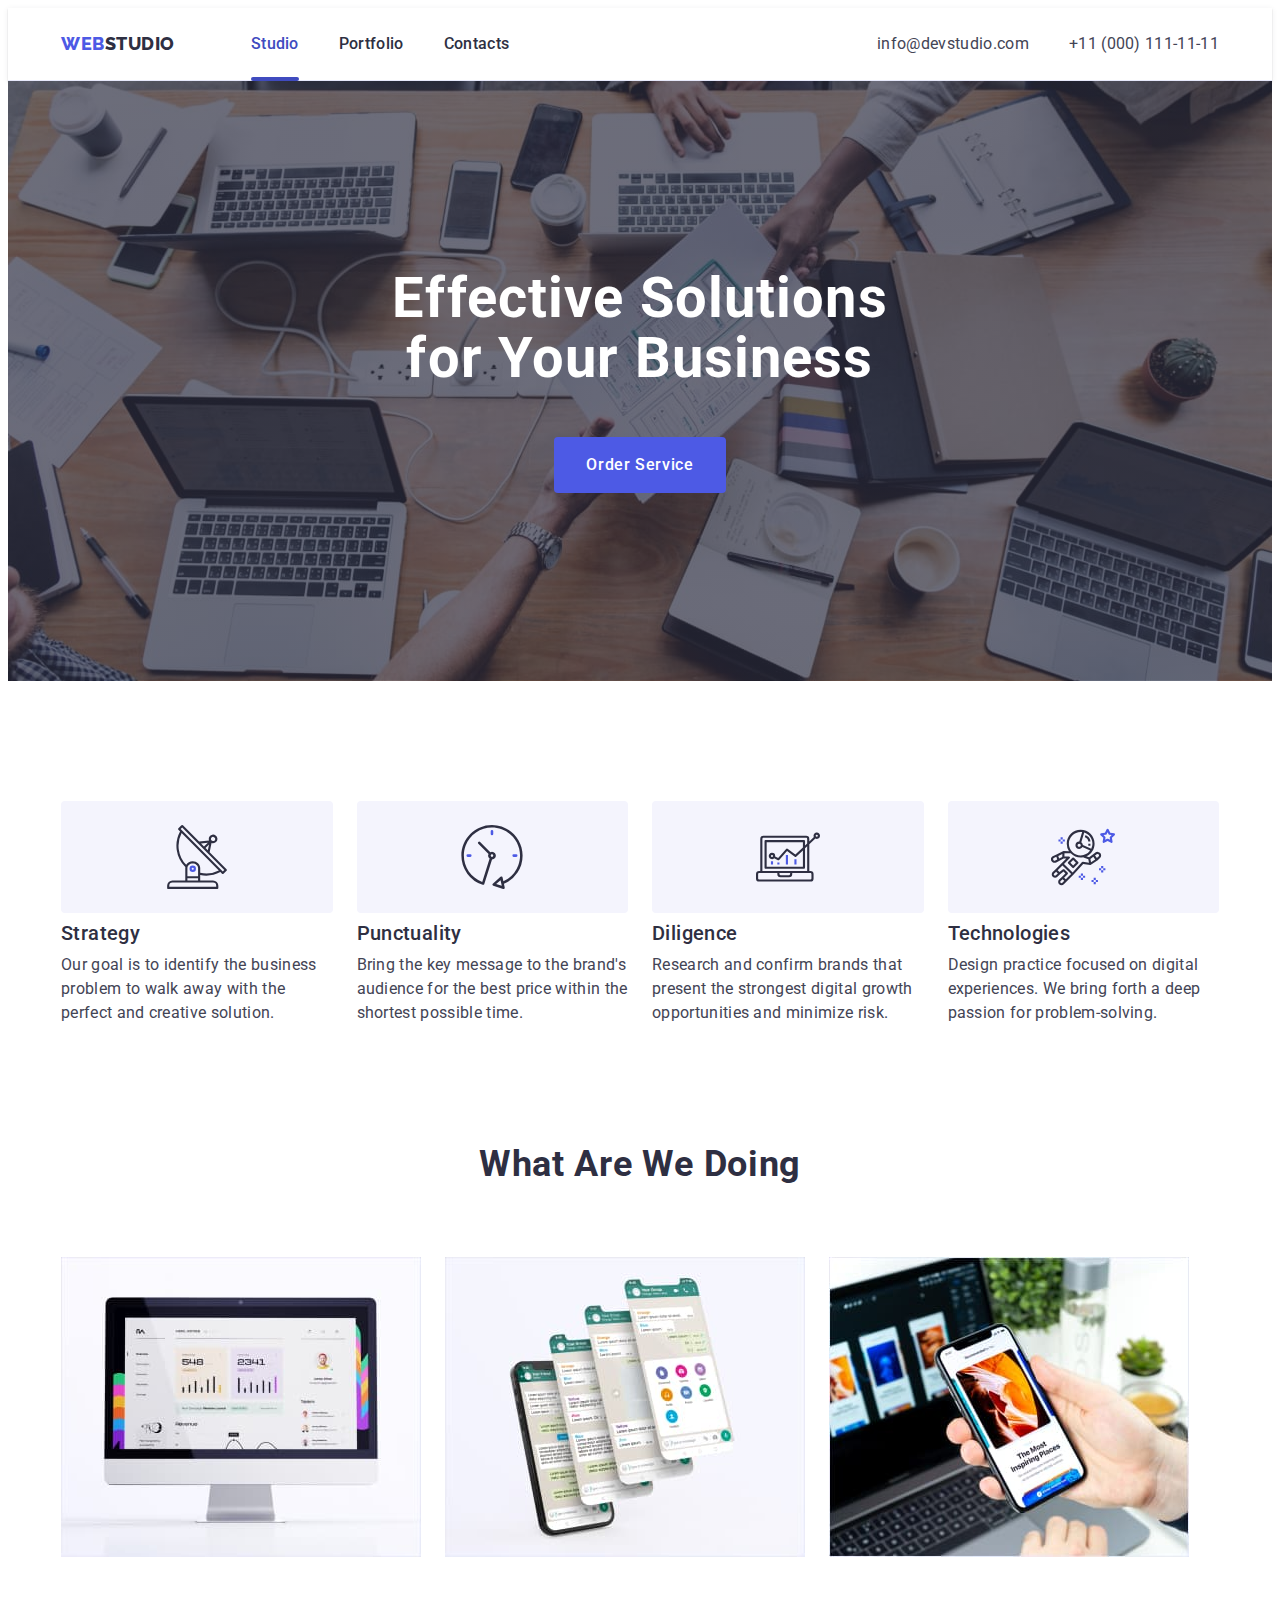
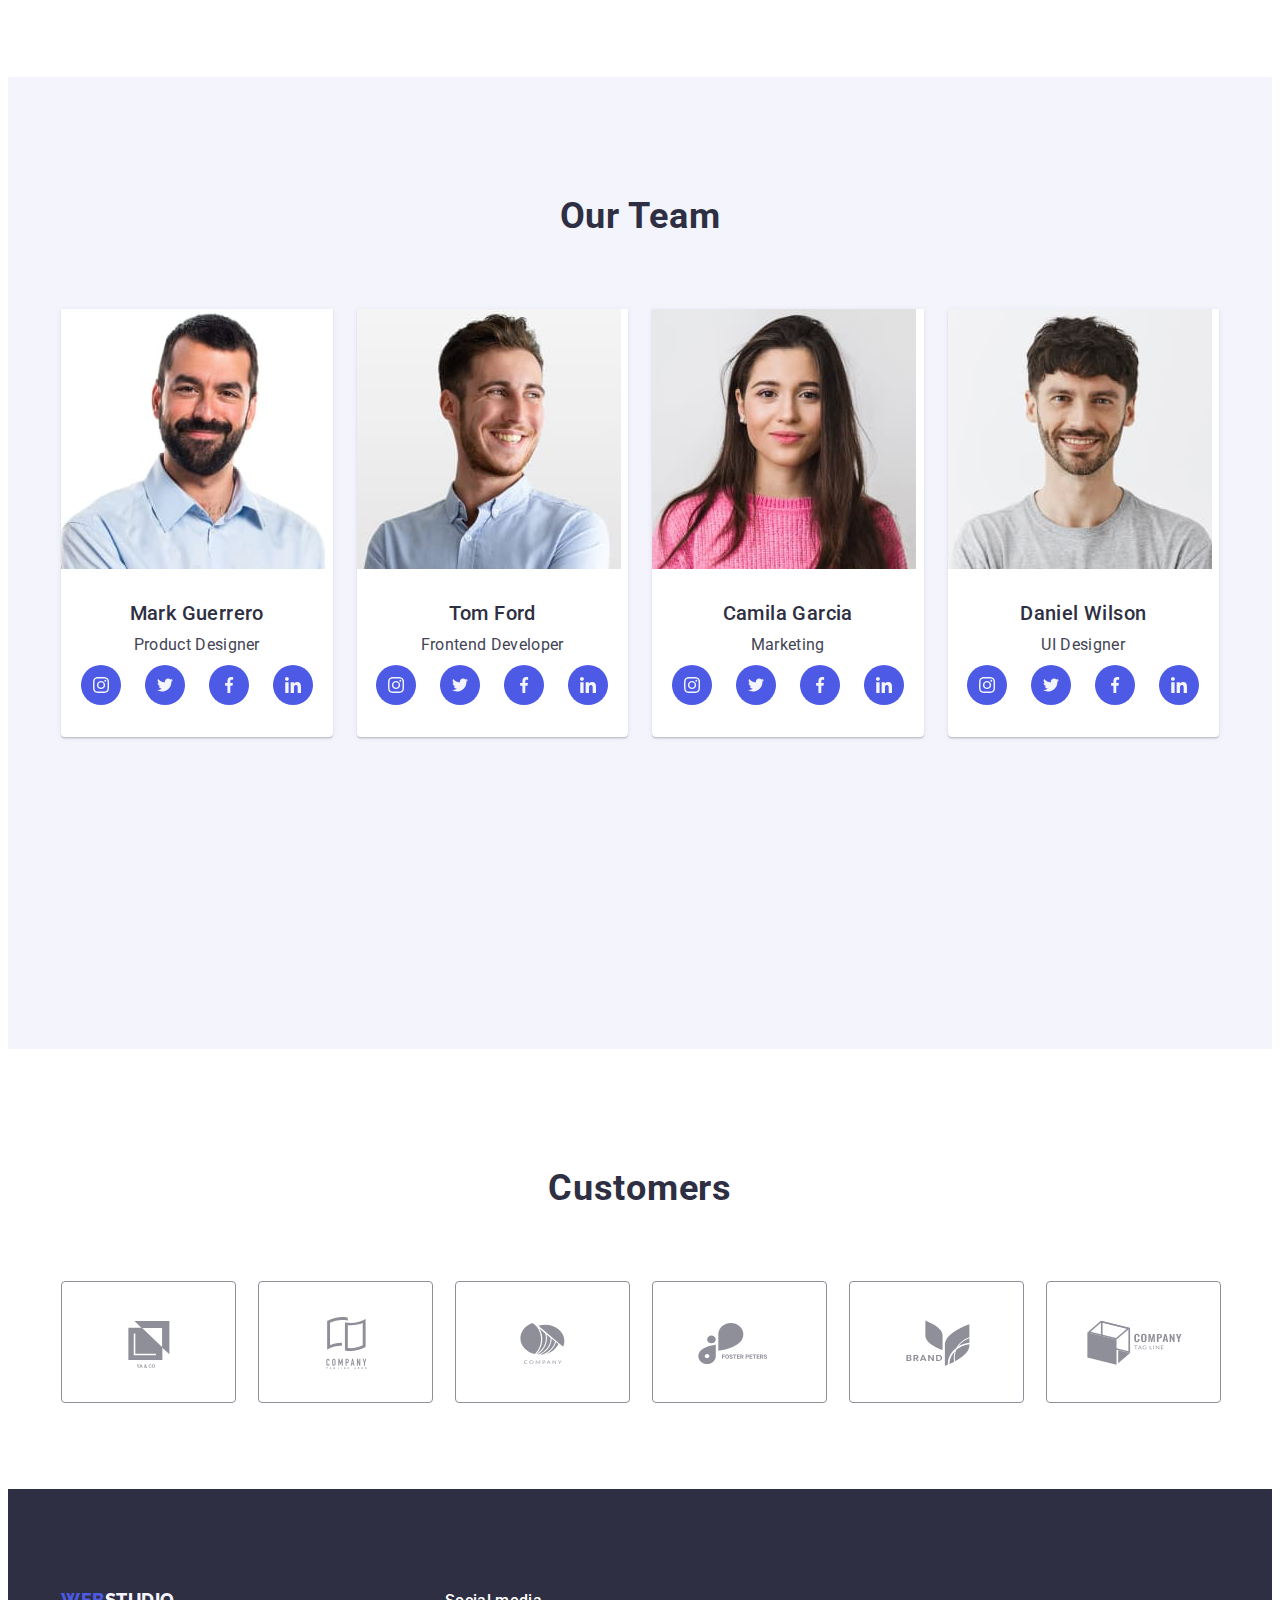
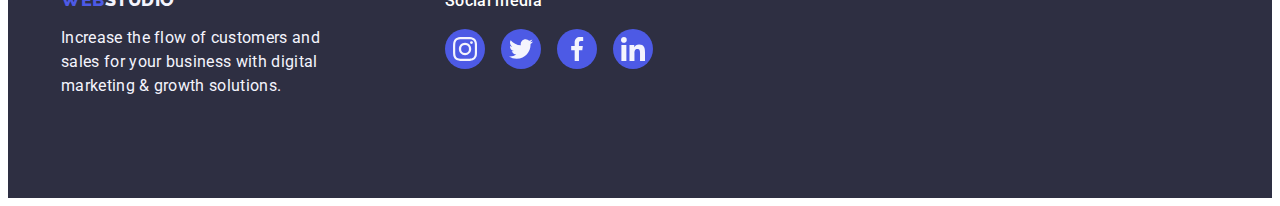
<file: index.html>
<!DOCTYPE html>
<html lang="en">
  <head>
    <meta charset="UTF-8" />
    <meta name="viewport" content="width=device-width, initial-scale=1.0" />
    <title>WEBSTUDIO</title>
    <link rel="preconnect" href="https://fonts.googleapis.com" />
    <link rel="preconnect" href="https://fonts.gstatic.com" crossorigin />
    <link
      href="https://fonts.googleapis.com/css2?family=Raleway:wght@800&family=Roboto:wght@400;500;700;900&display=swap"
      rel="stylesheet"
    />
    <link
      rel="stylesheet"
      href="https://cdnjs.cloudflare.com/ajax/libs/modern-normalize/2.0.0/modern-normalize.min.css"
      integrity="sha512-4xo8blKMVCiXpTaLzQSLSw3KFOVPWhm/TRtuPVc4WG6kUgjH6J03IBuG7JZPkcWMxJ5huwaBpOpnwYElP/m6wg=="
      crossorigin="anonymous"
      referrerpolicy="no-referrer"
    />
    <link rel="stylesheet" href="./css/styles.css" />
  </head>
  <body>
    <header class="header">
      <div class="container header-container">
        <nav class="header-navigation">
          <a class="header-logo logo link" href="./index.html"
            >Web<span class="header-logo-studio">Studio</span></a
          >
          <ul class="header-menu-list list">
            <li class="header-menu-item">
              <a class="header-menu-link link current" href="./index.html"
                >Studio</a
              >
            </li>
            <li class="header-menu-item">
              <a class="header-menu-link link" href="./portfolio.html"
                >Portfolio</a
              >
            </li>
            <li class="header-menu-item">
              <a class="header-menu-link link" href="">Contacts</a>
            </li>
          </ul>
        </nav>
        <address class="header-address">
          <ul class="address-list list">
            <li>
              <a class="address-contact link" href="mailto:info@devstudio.com"
                >info@devstudio.com</a
              >
            </li>
            <li>
              <a class="address-contact link" href="tel:+110001111111"
                >+11 (000) 111-11-11</a
              >
            </li>
          </ul>
        </address>
      </div>
    </header>
    <main>
      <section class="hero-section">
        <div class="container container-hero">
          <h1 class="hero-title">Effective Solutions for Your Business</h1>
          <button class="service-order-button" type="button" data-modal-open>
            Order Service
          </button>
        </div>
      </section>
      <section class="advantages-section">
        <div class="container">
          <h2 class="advantages-header visually-hidden">Advantages</h2>
          <ul class="advantages-section-list list">
            <li class="advantages-item">
              <div class="container-svg">
                <svg class="advantages-section-icons" width="64" height="64">
                  <use href="./images/icons.svg#icon-antenna"></use>
                </svg>
              </div>
              <h3 class="advantages-title">Strategy</h3>
              <p class="advantages-description">
                Our goal is to identify the business problem to walk away with
                the perfect and creative solution.
              </p>
            </li>
            <li class="advantages-item">
              <div class="container-svg">
                <svg class="advantages-section-icons" width="64" height="64">
                  <use href="./images/icons.svg#icon-clock"></use>
                </svg>
              </div>
              <h3 class="advantages-title">Punctuality</h3>
              <p class="advantages-description">
                Bring the key message to the brand's audience for the best price
                within the shortest possible time.
              </p>
            </li>
            <li class="advantages-item">
              <div class="container-svg">
                <svg class="advantages-section-icons" width="64" height="64">
                  <use href="./images/icons.svg#icon-diagram"></use>
                </svg>
              </div>
              <h3 class="advantages-title">Diligence</h3>
              <p class="advantages-description">
                Research and confirm brands that present the strongest digital
                growth opportunities and minimize risk.
              </p>
            </li>
            <li class="advantages-item">
              <div class="container-svg">
                <svg class="advantages-section-icons" width="64" height="64">
                  <use href="./images/icons.svg#icon-astronaut"></use>
                </svg>
              </div>
              <h3 class="advantages-title">Technologies</h3>
              <p class="advantages-description">
                Design practice focused on digital experiences. We bring forth a
                deep passion for problem-solving.
              </p>
            </li>
          </ul>
        </div>
      </section>
      <section class="features-section">
        <div class="container">
          <h2 class="features-section-title">What are we doing</h2>
          <ul class="features-item-list list">
            <li class="features-list-item">
              <img
                src="./images/computer.jpg"
                alt="Computer"
                width="360"
                height="300"
              />
            </li>
            <li class="features-list-item">
              <img
                src="./images/phone-screen.jpg"
                alt="Phone screen"
                width="360"
                height="300"
              />
            </li>
            <li class="features-list-item">
              <img
                src="./images/phone.jpg"
                alt="Phone"
                width="360"
                height="300"
              />
            </li>
          </ul>
        </div>
      </section>
      <section class="team-section">
        <div class="container">
          <h2 class="team-section-title">Our Team</h2>
          <ul class="team-list list">
            <li class="team-list-item">
              <img
                src="./images/mark.jpg"
                alt="Mark Guerrero"
                width="264"
                height="260"
              />
              <div class="container container-team">
                <h3 class="team-member">Mark Guerrero</h3>
                <p class="team-member-description">Product Designer</p>
                <ul class="team-icons-list list">
                  <li class="team-icons-item">
                    <a class="team-icons-link" href="#">
                      <svg class="team-section-icons" width="16" height="16">
                        <use href="./images/icons.svg#icon-instagram"></use>
                      </svg>
                    </a>
                  </li>
                  <li class="team-icons-item">
                    <a class="team-icons-link" href="#">
                      <svg class="team-section-icons" width="16" height="16">
                        <use href="./images/icons.svg#icon-twitter"></use>
                      </svg>
                    </a>
                  </li>
                  <li class="team-icons-item">
                    <a class="team-icons-link" href="#">
                      <svg class="team-section-icons" width="16" height="16">
                        <use href="./images/icons.svg#icon-facebook"></use>
                      </svg>
                    </a>
                  </li>
                  <li class="team-icons-item">
                    <a class="team-icons-link" href="#">
                      <svg class="team-section-icons" width="16" height="16">
                        <use href="./images/icons.svg#icon-linkedin"></use>
                      </svg>
                    </a>
                  </li>
                </ul>
              </div>
            </li>
            <li class="team-list-item">
              <img
                src="./images/tom.jpg"
                alt="Tom Ford"
                width="264"
                height="260"
              />
              <div class="container container-team">
                <h3 class="team-member">Tom Ford</h3>
                <p class="team-member-description">Frontend Developer</p>
                <ul class="team-icons-list list">
                  <li class="team-icons-item">
                    <a class="team-icons-link" href="#">
                      <svg class="team-section-icons" width="16" height="16">
                        <use href="./images/icons.svg#icon-instagram"></use>
                      </svg>
                    </a>
                  </li>
                  <li class="team-icons-item">
                    <a class="team-icons-link" href="#">
                      <svg class="team-section-icons" width="16" height="16">
                        <use href="./images/icons.svg#icon-twitter"></use>
                      </svg>
                    </a>
                  </li>
                  <li class="team-icons-item">
                    <a class="team-icons-link" href="#">
                      <svg class="team-section-icons" width="16" height="16">
                        <use href="./images/icons.svg#icon-facebook"></use>
                      </svg>
                    </a>
                  </li>
                  <li class="team-icons-item">
                    <a class="team-icons-link" href="#">
                      <svg class="team-section-icons" width="16" height="16">
                        <use href="./images/icons.svg#icon-linkedin"></use>
                      </svg>
                    </a>
                  </li>
                </ul>
              </div>
            </li>
            <li class="team-list-item">
              <img
                src="./images/camila.jpg"
                alt="Camila Garcia"
                width="264"
                height="260"
              />
              <div class="container container-team">
                <h3 class="team-member">Camila Garcia</h3>
                <p class="team-member-description">Marketing</p>
                <ul class="team-icons-list list">
                  <li class="team-icons-item">
                    <a class="team-icons-link" href="#">
                      <svg class="team-section-icons" width="16" height="16">
                        <use href="./images/icons.svg#icon-instagram"></use>
                      </svg>
                    </a>
                  </li>
                  <li class="team-icons-item">
                    <a class="team-icons-link" href="#">
                      <svg class="team-section-icons" width="16" height="16">
                        <use href="./images/icons.svg#icon-twitter"></use>
                      </svg>
                    </a>
                  </li>
                  <li class="team-icons-item">
                    <a class="team-icons-link" href="#">
                      <svg class="team-section-icons" width="16" height="16">
                        <use href="./images/icons.svg#icon-facebook"></use>
                      </svg>
                    </a>
                  </li>
                  <li class="team-icons-item">
                    <a class="team-icons-link" href="#">
                      <svg class="team-section-icons" width="16" height="16">
                        <use href="./images/icons.svg#icon-linkedin"></use>
                      </svg>
                    </a>
                  </li>
                </ul>
              </div>
            </li>
            <li class="team-list-item">
              <img
                src="./images/daniel.jpg"
                alt="Daniel Wilson"
                width="264"
                height="260"
              />
              <div class="container container-team">
                <h3 class="team-member">Daniel Wilson</h3>
                <p class="team-member-description">UI Designer</p>
                <ul class="team-icons-list list">
                  <li class="team-icons-item">
                    <a class="team-icons-link" href="#">
                      <svg class="team-section-icons" width="16" height="16">
                        <use href="./images/icons.svg#icon-instagram"></use>
                      </svg>
                    </a>
                  </li>
                  <li class="team-icons-item">
                    <a class="team-icons-link" href="#">
                      <svg class="team-section-icons" width="16" height="16">
                        <use href="./images/icons.svg#icon-twitter"></use>
                      </svg>
                    </a>
                  </li>
                  <li class="team-icons-item">
                    <a class="team-icons-link" href="#">
                      <svg class="team-section-icons" width="16" height="16">
                        <use href="./images/icons.svg#icon-facebook"></use>
                      </svg>
                    </a>
                  </li>
                  <li class="team-icons-item">
                    <a class="team-icons-link" href="#">
                      <svg class="team-section-icons" width="16" height="16">
                        <use href="./images/icons.svg#icon-linkedin"></use>
                      </svg>
                    </a>
                  </li>
                </ul>
              </div>
            </li>
          </ul>
        </div>
      </section>
      <section class="customers-section">
        <div class="container">
          <h2 class="customers-section-title">Customers</h2>
          <ul class="customers-section-list">
            <li class="customers-section-item list">
              <a class="customers-icons-link link" href="#">
                <svg class="customers-section-icons" width="104" height="56">
                  <use href="./images/icons.svg#icon-logo-yaco"></use>
                </svg>
              </a>
            </li>
            <li class="customers-section-item list">
              <a class="customers-icons-link link" href="#">
                <svg class="customers-section-icons" width="104" height="56">
                  <use
                    href="./images/icons.svg#icon-company-tagline-here"
                  ></use>
                </svg>
              </a>
            </li>
            <li class="customers-section-item list">
              <a class="customers-icons-link link" href="#">
                <svg class="customers-section-icons" width="104" height="56">
                  <use href="./images/icons.svg#icon-company"></use>
                </svg>
              </a>
            </li>
            <li class="customers-section-item list">
              <a class="customers-icons-link link" href="#">
                <svg class="customers-section-icons" width="104" height="56">
                  <use href="./images/icons.svg#icon-logo-foster-peters"></use>
                </svg>
              </a>
            </li>
            <li class="customers-section-item list">
              <a class="customers-icons-link link" href="#">
                <svg class="customers-section-icons" width="104" height="56">
                  <use href="./images/icons.svg#icon-logo-brand"></use>
                </svg>
              </a>
            </li>
            <li class="customers-section-item list">
              <a class="customers-icons-link link" href="#">
                <svg class="customers-section-icons" width="104" height="56">
                  <use href="./images/icons.svg#icon-company-tagline"></use>
                </svg>
              </a>
            </li>
          </ul>
        </div>
      </section>
    </main>
    <footer class="footer">
      <div class="container container-footer">
        <div class="container-footer-left">
          <a class="link-footer logo link" href="./index.html"
            >Web<span class="footer-logo-studio">Studio</span></a
          >
          <p class="footer-description">
            Increase the flow of customers and sales for your business with
            digital marketing & growth solutions.
          </p>
        </div>
        <div class="container-footer-right">
          <p class="social-icon-title">Social media</p>
          <ul class="footer-icons-list list">
            <li class="footer-icons-item">
              <a class="footer-icons-link" href="#">
                <svg class="team-section-icons" width="24" height="24">
                  <use href="./images/icons.svg#icon-instagram"></use>
                </svg>
              </a>
            </li>
            <li class="footer-icons-item">
              <a class="footer-icons-link" href="#">
                <svg class="team-section-icons" width="24" height="24">
                  <use href="./images/icons.svg#icon-twitter"></use>
                </svg>
              </a>
            </li>
            <li class="footer-icons-item">
              <a class="footer-icons-link" href="#">
                <svg class="team-section-icons" width="24" height="24">
                  <use href="./images/icons.svg#icon-facebook"></use>
                </svg>
              </a>
            </li>
            <li class="footer-icons-item">
              <a class="footer-icons-link" href="#">
                <svg class="team-section-icons" width="24" height="24">
                  <use href="./images/icons.svg#icon-linkedin"></use>
                </svg>
              </a>
            </li>
          </ul>
        </div>
      </div>
    </footer>
    <div class="backdrop is-hidden" data-modal>
      <div class="modal">
        <button type="button" class="modal-close-button" data-modal-close>
          <svg class="close-icon" width="8" height="8">
            <use href="./images/icons.svg#icon-close-button"></use>
          </svg>
        </button>
      </div>
    </div>
    <script src="./js/modal.js"></script>
  </body>
</html>
</file>
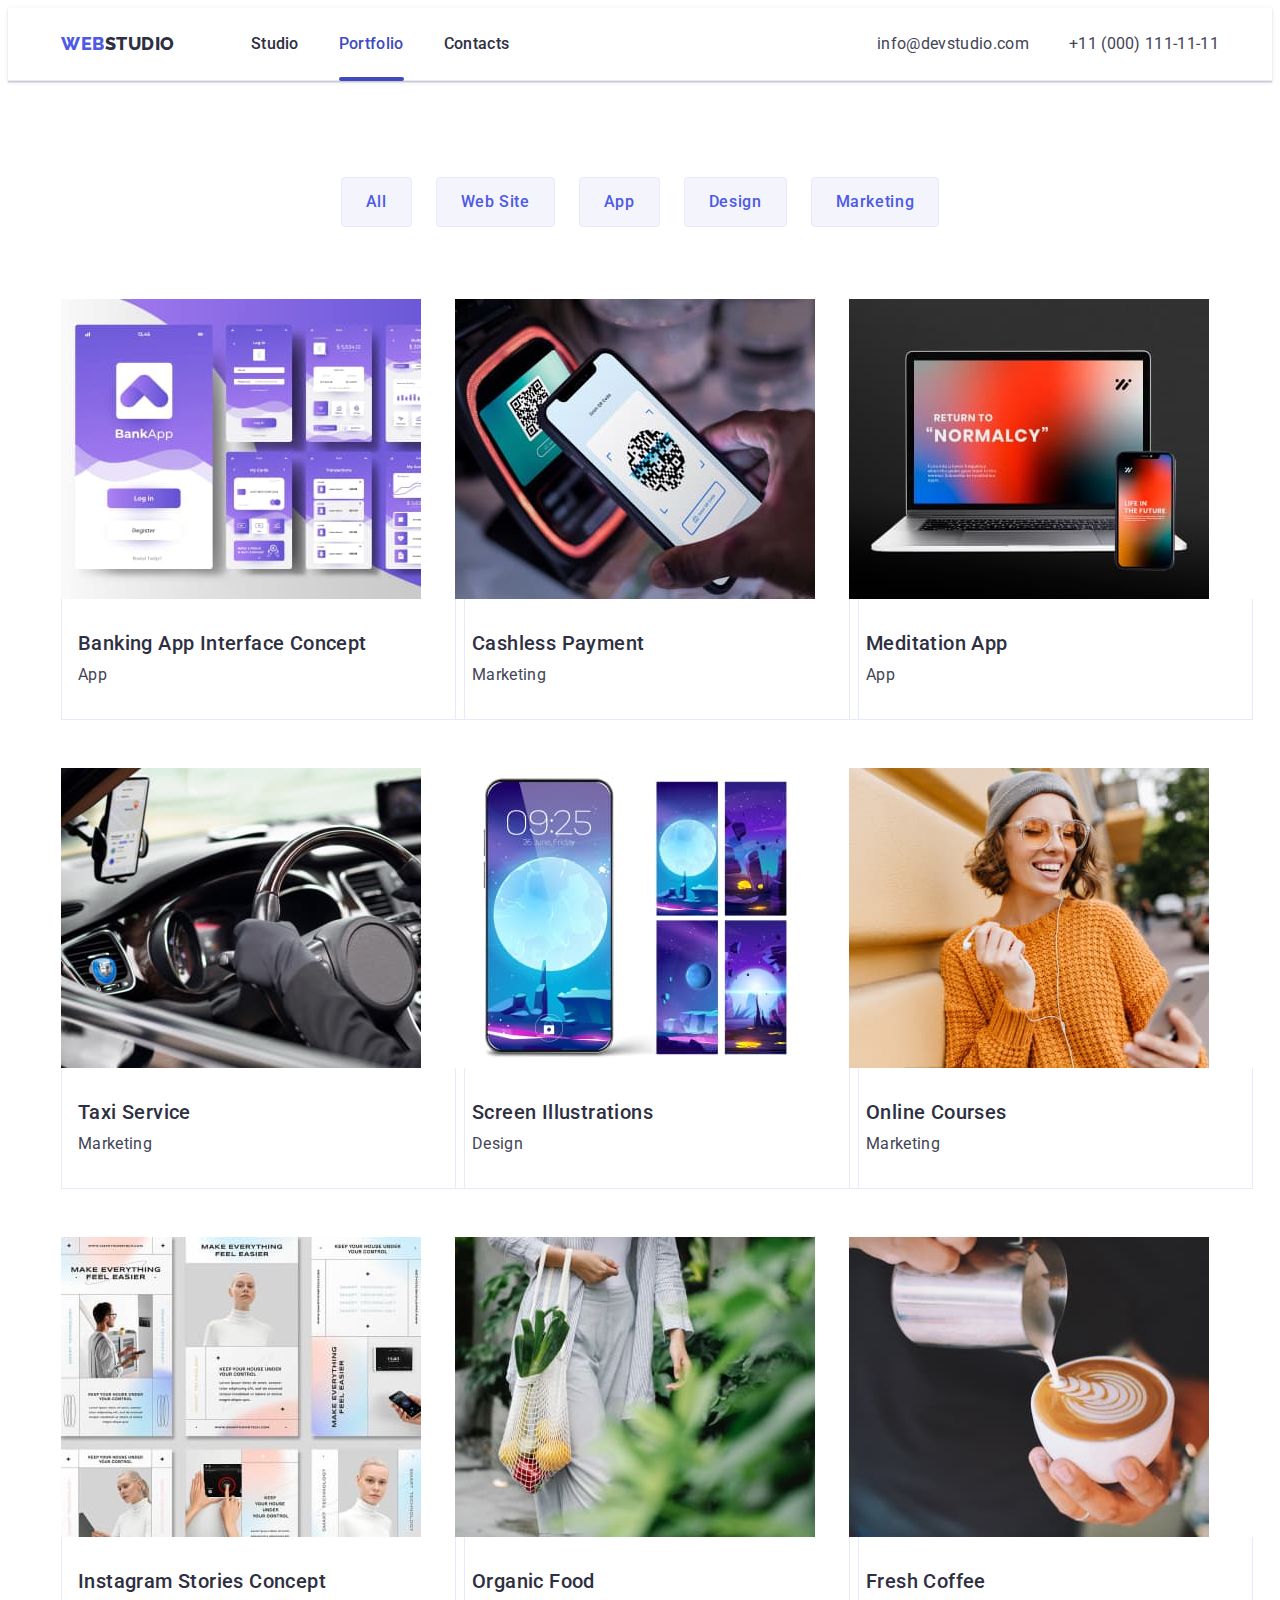
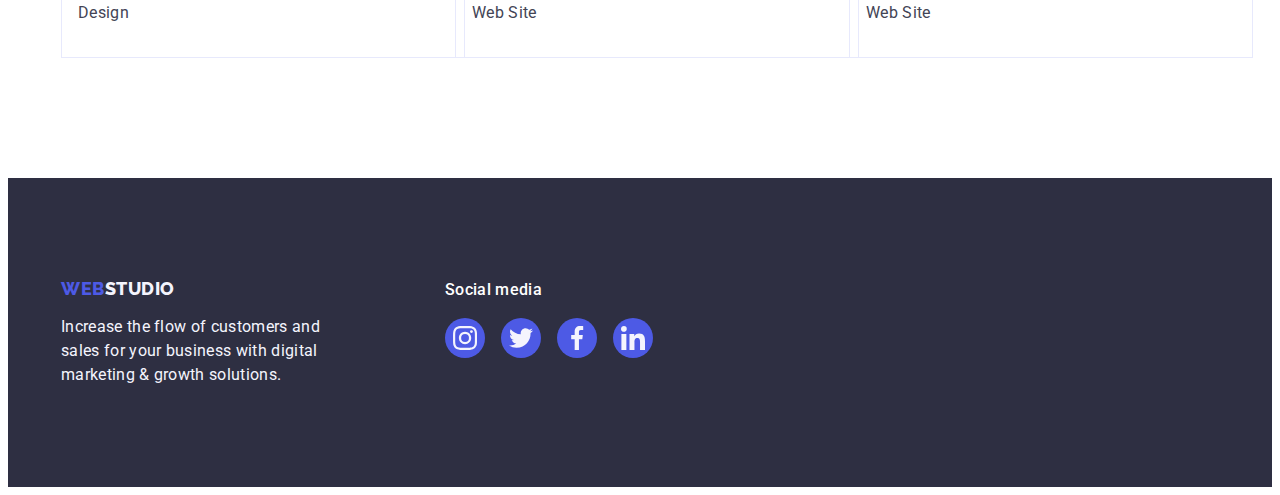
<file: portfolio.html>
<!DOCTYPE html>
<html lang="en">
  <head>
    <meta charset="UTF-8" />
    <meta name="viewport" content="width=device-width, initial-scale=1.0" />
    <title>Document</title>
    <link rel="preconnect" href="https://fonts.googleapis.com" />
    <link rel="preconnect" href="https://fonts.gstatic.com" crossorigin />
    <link
      href="https://fonts.googleapis.com/css2?family=Raleway:wght@800&family=Roboto:wght@400;500;700;900&display=swap"
      rel="stylesheet"
    />
    <link
      rel="stylesheet"
      href="https://cdnjs.cloudflare.com/ajax/libs/modern-normalize/2.0.0/modern-normalize.min.css"
      integrity="sha512-4xo8blKMVCiXpTaLzQSLSw3KFOVPWhm/TRtuPVc4WG6kUgjH6J03IBuG7JZPkcWMxJ5huwaBpOpnwYElP/m6wg=="
      crossorigin="anonymous"
      referrerpolicy="no-referrer"
    />
    <link rel="stylesheet" href="./css/styles.css" />
  </head>
  <body>
    <header class="header">
      <div class="container header-container">
        <nav class="header-navigation">
          <a class="header-logo logo link" href="./index.html"
            >Web<span class="header-logo-studio">Studio</span></a
          >
          <ul class="header-menu-list list">
            <li class="header-menu-item">
              <a class="header-menu-link link" href="./index.html">Studio</a>
            </li>
            <li class="header-menu-item">
              <a class="header-menu-link link current" href="./portfolio.html"
                >Portfolio</a
              >
            </li>
            <li class="header-menu-item">
              <a class="header-menu-link link" href="">Contacts</a>
            </li>
          </ul>
        </nav>
        <address class="header-address">
          <ul class="address-list list">
            <li>
              <a class="address-contact link" href="mailto:info@devstudio.com"
                >info@devstudio.com</a
              >
            </li>
            <li>
              <a class="address-contact link" href="tel:+110001111111"
                >+11 (000) 111-11-11</a
              >
            </li>
          </ul>
        </address>
      </div>
    </header>
    <main>
      <section class="portfolio-section">
        <div class="container">
          <h1 class="visually-hidden">Projects</h1>
          <ul class="filter-button-list list">
            <li class="filter-item">
              <button class="filter-button" type="button">All</button>
            </li>
            <li class="filter-item">
              <button class="filter-button" type="button">Web Site</button>
            </li>
            <li class="filter-item">
              <button class="filter-button" type="button">App</button>
            </li>
            <li class="filter-item">
              <button class="filter-button" type="button">Design</button>
            </li>
            <li class="filter-item">
              <button class="filter-button" type="button">Marketing</button>
            </li>
          </ul>
          <ul class="portfolio-section-list list">
            <li class="portfolio-item">
              <a class="portfolio-link link" href="">
                <div class="overlay-container">
                  <img
                    src="./images/banking-app.jpg"
                    alt="Banking App Interface"
                    width="360"
                    height="300"
                  />
                  <p class="overlay">
                    14 Stylish and User-Friendly App Design Concepts · Task
                    Manager App · Calorie Tracker App · Exotic Fruit Ecommerce
                    App · Cloud Storage App
                  </p>
                </div>
                <div class="container container-portfolio">
                  <h2 class="portfolio-item-title">
                    Banking App Interface Concept
                  </h2>
                  <p class="portfolio-item-description">App</p>
                </div>
              </a>
            </li>
            <li class="portfolio-item">
              <a class="portfolio-link link" href="">
                <div class="overlay-container">
                  <img
                    src="./images/cashless-payment.jpg"
                    alt="Phone"
                    width="360"
                    height="300"
                  />
                  <p class="overlay">
                    14 Stylish and User-Friendly App Design Concepts · Task
                    Manager App · Calorie Tracker App · Exotic Fruit Ecommerce
                    App · Cloud Storage App
                  </p>
                </div>
                <div class="container container-portfolio">
                  <h2 class="portfolio-item-title">Cashless Payment</h2>
                  <p class="portfolio-item-description">Marketing</p>
                </div>
              </a>
            </li>
            <li class="portfolio-item">
              <a class="portfolio-link link" href="">
                <div class="overlay-container">
                  <img
                    src="./images/meditation-app.jpg"
                    alt="Laptop and phone"
                    width="360"
                    height="300"
                  />
                  <p class="overlay">
                    14 Stylish and User-Friendly App Design Concepts · Task
                    Manager App · Calorie Tracker App · Exotic Fruit Ecommerce
                    App · Cloud Storage App
                  </p>
                </div>
                <div class="container container-portfolio">
                  <h2 class="portfolio-item-title">Meditation App</h2>
                  <p class="portfolio-item-description">App</p>
                </div>
              </a>
            </li>
            <li class="portfolio-item">
              <a class="portfolio-link link" href="">
                <div class="overlay-container">
                  <img
                    src="./images/taxi-service.jpg"
                    alt="car steering wheel"
                    width="360"
                    height="300"
                  />
                  <p class="overlay">
                    14 Stylish and User-Friendly App Design Concepts · Task
                    Manager App · Calorie Tracker App · Exotic Fruit Ecommerce
                    App · Cloud Storage App
                  </p>
                </div>
                <div class="container container-portfolio">
                  <h2 class="portfolio-item-title">Taxi Service</h2>
                  <p class="portfolio-item-description">Marketing</p>
                </div>
              </a>
            </li>
            <li class="portfolio-item">
              <a class="portfolio-link link" href="">
                <div class="overlay-container">
                  <img
                    src="./images/screen-illustrations.jpg"
                    alt="Phone-screen"
                    width="360"
                    height="300"
                  />
                  <p class="overlay">
                    14 Stylish and User-Friendly App Design Concepts · Task
                    Manager App · Calorie Tracker App · Exotic Fruit Ecommerce
                    App · Cloud Storage App
                  </p>
                </div>
                <div class="container container-portfolio">
                  <h2 class="portfolio-item-title">Screen Illustrations</h2>
                  <p class="portfolio-item-description">Design</p>
                </div>
              </a>
            </li>
            <li class="portfolio-item">
              <a class="portfolio-link link" href="">
                <div class="overlay-container">
                  <img
                    src="./images/online-courses.jpg"
                    alt="The girl smiles"
                    width="360"
                    height="300"
                  />
                  <p class="overlay">
                    14 Stylish and User-Friendly App Design Concepts · Task
                    Manager App · Calorie Tracker App · Exotic Fruit Ecommerce
                    App · Cloud Storage App
                  </p>
                </div>
                <div class="container container-portfolio">
                  <h2 class="portfolio-item-title">Online Courses</h2>
                  <p class="portfolio-item-description">Marketing</p>
                </div>
              </a>
            </li>
            <li class="portfolio-item">
              <a class="portfolio-link link" href="">
                <div class="overlay-container">
                  <img
                    src="./images/instagram-stories.jpg"
                    alt="instagram-stories"
                    width="360"
                    height="300"
                  />
                  <p class="overlay">
                    14 Stylish and User-Friendly App Design Concepts · Task
                    Manager App · Calorie Tracker App · Exotic Fruit Ecommerce
                    App · Cloud Storage App
                  </p>
                </div>
                <div class="container container-portfolio">
                  <h2 class="portfolio-item-title">
                    Instagram Stories Concept
                  </h2>
                  <p class="portfolio-item-description">Design</p>
                </div>
              </a>
            </li>
            <li class="portfolio-item">
              <a class="portfolio-link link" href="">
                <div class="overlay-container">
                  <img
                    src="./images/organic-food.jpg"
                    alt="Organic food in a bag"
                    width="360"
                    height="300"
                  />
                  <p class="overlay">
                    14 Stylish and User-Friendly App Design Concepts · Task
                    Manager App · Calorie Tracker App · Exotic Fruit Ecommerce
                    App · Cloud Storage App
                  </p>
                </div>
                <div class="container container-portfolio">
                  <h2 class="portfolio-item-title">Organic Food</h2>
                  <p class="portfolio-item-description">Web Site</p>
                </div>
              </a>
            </li>
            <li class="portfolio-item">
              <a class="portfolio-link link" href="">
                <div class="overlay-container">
                  <img
                    src="./images/fresh-coffee.jpg"
                    alt="Cup of coffee"
                    width="360"
                    height="300"
                  />
                  <p class="overlay">
                    14 Stylish and User-Friendly App Design Concepts · Task
                    Manager App · Calorie Tracker App · Exotic Fruit Ecommerce
                    App · Cloud Storage App
                  </p>
                </div>
                <div class="container container-portfolio">
                  <h2 class="portfolio-item-title">Fresh Coffee</h2>
                  <p class="portfolio-item-description">Web Site</p>
                </div>
              </a>
            </li>
          </ul>
        </div>
      </section>
    </main>
    <footer class="footer">
      <div class="container container-footer">
        <div class="container-footer-left">
          <a class="link-footer logo link" href="./index.html"
            >Web<span class="footer-logo-studio">Studio</span></a
          >
          <p class="footer-description">
            Increase the flow of customers and sales for your business with
            digital marketing & growth solutions.
          </p>
        </div>
        <div class="container-footer-right">
          <p class="social-icon-title">Social media</p>
          <ul class="footer-icons-list list">
            <li class="footer-icons-item">
              <a class="footer-icons-link" href="#">
                <svg class="team-section-icons" width="24" height="24">
                  <use href="./images/icons.svg#icon-instagram"></use>
                </svg>
              </a>
            </li>
            <li class="footer-icons-item">
              <a class="footer-icons-link" href="#">
                <svg class="team-section-icons" width="24" height="24">
                  <use href="./images/icons.svg#icon-twitter"></use>
                </svg>
              </a>
            </li>
            <li class="footer-icons-item">
              <a class="footer-icons-link" href="#">
                <svg class="team-section-icons" width="24" height="24">
                  <use href="./images/icons.svg#icon-facebook"></use>
                </svg>
              </a>
            </li>
            <li class="footer-icons-item">
              <a class="footer-icons-link" href="#">
                <svg class="team-section-icons" width="24" height="24">
                  <use href="./images/icons.svg#icon-linkedin"></use>
                </svg>
              </a>
            </li>
          </ul>
        </div>
      </div>
    </footer>
  </body>
</html>
</file>
<file: css/styles.css>
:root {
  --primary-background-color: #FFFFFF;
  --secondary-background-color:#2E2F42;
  --tertiary-background-color:#F4F4FD;
  --secondary-color-black:#2E2F42;
  --primary-color-black:#434455;
  --primary-color-white:#FFF;
  --secondary-color-white:#F4F4FD;
  --active-link-color: #404BBF;
  --button-color-primary:#4D5AE5;
  --button-color-secondary:#F4F4FD;
  --button-text-primary:#4D5AE5;
  --button-link-color:#404BBF;
  --border-color-primary:#e7e9fc;
}

p,
h1,
h2,
h3,
h4,
h5,
h6 {
  margin-top: 0;
  margin-bottom: 0;
}

ul,
ol {
  margin-top: 0;
  margin-bottom: 0;
  padding-left: 0;
}

img {
  display:block;
}

body {
  font-family:"Roboto", sans-serif;
  color:#434455;
  background-color:#FFFFFF;
}

.container {
  width: 100%;
  max-width:1158px;
  padding: 0px 15px;
  margin: 0 auto;  
}

.list {
  list-style-type: none;
}

.logo {
    color: var(--button-text-primary);
    font-size: 18px;
    font-family: 'Raleway', sans-serif;
    font-weight: 800;
    line-height: 1.17;
    letter-spacing: 0.03em;
    text-transform: uppercase;
}

.link {
  text-decoration: none;
}

.link:hover,
.link:focus {
  color: var(--active-link-color)
}

.visually-hidden {
  position: absolute;
  width: 1px;
  height: 1px;
  margin: -1px;
  border: 0;
  padding: 0;
  white-space: nowrap;
  clip-path: inset(100%);
  clip: rect(0 0 0 0);
  overflow: hidden;
}




 /* Header */

 .header {
  border-bottom: 1px solid var(--border-color-primary);
  box-shadow:0px 2px 1px rgba(46, 47, 66, 0.08),
  0px 1px 1px rgba(46, 47, 66, 0.16),
  0px 1px 6px rgba(46, 47, 66, 0.08);
 }

 .header-container {
  display: flex;
  align-items: center;
  justify-content: space-between;
 }

.header-menu-link {
  display:block;
  color:var(--secondary-color-black);
  padding: 24px 0;
  transition: color 250ms cubic-bezier(0.4, 0, 0.2, 1);
}

.header-menu-link:hover {
  color: var(--active-link-color);
}

.header-logo {
  margin-right: 76px;
}

.header-logo-studio {
  color: var(--secondary-color-black);
}

.header-navigation {
  display: flex;
  align-items: center;
}

.header-menu-list {
  font-size: 16px;
  font-family: Roboto;
  font-weight: 500;
  line-height: 1.5;
  letter-spacing: 0.02em;
  display: flex;
  gap:40px;
}

.header-address {
  font-size: 16px;
  font-family: Roboto;
  line-height: 1.5;
  letter-spacing: 0.02em;
  font-style: normal;
}

.address-contact {
  color: var(--primary-color-black);
  transition: color 250ms cubic-bezier(0.4, 0, 0.2, 1);
}

.address-list {
  display: flex;
  gap: 40px;
}

.current {
  position: relative;
  color:var(--active-link-color);
}

.current::after {
  content: "";
  position: absolute;
  bottom: -1px;
  left:0;
  width:100%;
  height: 4px;
  border-radius: 2px;
  background: var(--active-link-color);
}
/* Hero-section */


.hero-title {
  color: var(--primary-color-white);
  font-size: 56px;
  line-height: 1.07;
  letter-spacing: 0.02em;
  text-align: center;
  max-width: 496px;
  flex-shrink: 0;
  margin: 0 auto;
}


.service-order-button {
  color: var(--primary-color-white);
  font-size: 16px;
  font-family: Roboto, sans-serif;
  font-style: normal;
  font-weight: 500;
  line-height: 1.5;
  letter-spacing: 0.04em;
  background-color: var(--button-color-primary);
  padding: 16px 32px;
  min-width: 169px;
  border-radius: 4px;
  border:none;
  cursor: pointer;
  display:block;
  margin: 48px auto 0;
  transition: background-color 250ms cubic-bezier(0.4, 0, 0.2, 1);
}

.service-order-button:hover,
.service-order-button:focus {
  background-color: var(--active-link-color);
}

.is-hidden {
  position: absolute;
  width: 408px;
  height: 584px;
  margin: auto;
  top:0;
  left:0;
  right:0;
  bottom:0;
  background-color: #FFF;
}

.is-hidden-button {
  width: 24px;
  height: 24px;
  position:absolute;
  right:24px;
  top:24px;
  padding:8px;
  border-radius: 50%;
  border: 1px solid black;
  display: flex;
  justify-content: center;
  align-items: center;
  cursor: pointer;
  
}


.hero-section {
  background-color: var(--secondary-background-color);
  padding: 188px 0;
  background-image: linear-gradient(rgba(46, 47, 66, 0.7), rgba(46, 47, 66, 0.7)), url(../images/people-office.jpg);
  background-repeat: no-repeat;
  background-position: center;
  background-size: cover;
  max-width: 1440px;
  margin: 0 auto;
}

/* Advantages-section */

.advantages-header {
  color: var(--secondary-color-black);
  font-size: 36px;
  line-height: 1.11;
  letter-spacing: 0.02em;
  text-transform: capitalize;
  text-align: center;
}
.advantages-section {
  padding: 120px 0;
}

.advantages-section-list {
  display: flex;
  gap:24px;
}

.advantages-item {
  width:calc((100% - 3 * 24px) / 4);
}
.advantages-title {
  color:var(--secondary-color-black);
  font-size: 20px;
  font-weight: 500;
  line-height: 1.2;
  letter-spacing: 0.02em;
  margin-bottom: 8px;
}

.advantages-description {
  color: var(--primary-color-black);
  font-size: 16px;
  line-height: 1.5;
  letter-spacing: 0.02em;
}

.container-svg {
  display: flex;
  justify-content: center;
  align-items: center;
  width: 100%;
  background-color: #F4F4FD;
  padding: 24px 0;
  border-radius: 4px;
  margin-bottom: 8px;
}
/* Features-section */

.features-section {
  padding-bottom: 120px;
}

.features-item-list {
  display:flex;
  gap:24px;
}

.features-list-item {
  width: ((100% - 3 * 16px) / 3);
}

.features-section-title {
color: var(--secondary-color-black);
font-size: 36px;
line-height: 1.11;
letter-spacing: 0.02em;
text-transform: capitalize;
text-align: center;
margin-bottom: 72px;
}

/* Team-section */

.team-section {
  background-color: var(--tertiary-background-color);
  padding: 120px 0;
  height: 732px;
}

.team-section-title {
  color: var(--secondary-color-black);
  font-size: 36px;
  line-height: 1.11;
  letter-spacing: 0.02em;
  text-transform: capitalize;
  text-align: center;
  margin-bottom: 72px;
}

.team-member {
  color: var(--secondary-color-black);
  font-size: 20px;
  font-weight: 500;
  line-height: 1.2;
  letter-spacing: 0.02em;
  margin-bottom: 8px;
  text-align: center;
}

.team-member-description {
  color: var(--primary-color-black);
    font-size: 16px;
    line-height: 1.5;
    letter-spacing: 0.02em;
    text-align: center;
    margin-bottom: 8px;
}

.team-list {
  display:flex;
  justify-content: center;
  gap: 24px;

}

.team-icons-list {
  display: flex;
  justify-content: center;
  gap: 24px;
}

.team-icons-item {
  width: 40px;
  height: 40px;
}

.team-icons-link {
  width: 100%;
  height: 100%;
  display: flex;
  justify-content: center;
  align-items: center;
  background-color: var(--button-color-primary);
  border-radius: 50%;
  transition: background-color 250ms cubic-bezier(0.4, 0, 0.2, 1);
}

.team-icons-link:hover,
.team-icons-link:focus {
  background-color: var(--active-link-color);
}


.team-section-icons {
  fill:#F4F4FD;
}

.container-team {
  padding: 32px 0;
}

.team-list-item {
  background-color: var(--primary-color-white);
  border-radius: 0px 0px 4px 4px;
  box-shadow: 0px 2px 1px 0px rgba(46, 47, 66, 0.08), 0px 1px 1px 0px rgba(46, 47, 66, 0.16), 0px 1px 6px 0px rgba(46, 47, 66, 0.08);
  width: calc((100% - 3 * 24px) / 4)
}

/* CUSTOMERS */

.customers-section {
  padding: 120px 0;
}

.customers-section-title{
  color: var(--secondary-color-black);
  font-size: 36px;
  line-height: 1.11;
  letter-spacing: 0.02em;
  text-transform: capitalize;
  text-align: center;
  margin-bottom: 72px;
}

.customers-section-list {
  display: flex;
  gap: 24px;
}
.customers-section-item {
  width: calc((100% - 5 * 24px ) /6);
  height: 88px;
}

.customers-section-icons {
  fill:currentColor;
}
.customers-icons-link {
  color: #8E8F99;
  display: flex;
  justify-content: center;
  align-items: center;
  width: 100%;
  height: 100%;
  border: 1px solid #8E8F99;
  border-radius: 4px;
  padding: 16px 0;
  transition: border-color 250ms cubic-bezier(0.4, 0, 0.2, 1), color 250ms cubic-bezier(0.4, 0, 0.2, 1);
}

.customers-icons-link:is(:hover, :focus) {
  color:var(--active-link-color);
  border-color: var(--active-link-color);
}


/* FOOTER */

.container-footer {
  display:flex;
  align-items: baseline;
}

.container-footer-left {
  margin-right: 120px;
}

.footer {
  background-color: var(--secondary-background-color);
  padding: 100px 0;
}

.footer-logo-studio {
  color: var(--secondary-color-white);

}

.footer-description {
  color: var(--secondary-color-white);
  font-size: 16px;
  line-height: 1.5;
  letter-spacing: 0.02em;
  width: 264px;
}

.link-footer {
  display: inline-block;
  margin-bottom: 16px;
}

.footer-icons-list {
  display:flex;
  gap:16px;
}

.footer-icons-item {
  width: 40px;
  height: 40px;
}

.social-icon-title {
    color:#fff;
    font-size: 16px;
    font-weight: 500;
    line-height: 24px;
    letter-spacing: 0.32px;
    margin-bottom: 16px;
}

.footer-icons-link {
  width: 100%;
  height: 100%;
  display: flex;
  justify-content: center;
  align-items: center;
  background-color: var(--button-color-primary);
  border-radius: 50%;
  transition: background-color 250ms cubic-bezier(0.4, 0, 0.2, 1);
}

.footer-icons-link:is(:hover, :focus) {
   background-color: #31D0AA;
}


/* PORTFOLIO */

/* Filter-button-section */

.filter-button {
 font-family: "Roboto", sans-serif;
 font-weight: 500;
 font-size: 16px;
 line-height: 1.5;
 letter-spacing: 0.04em;
 background-color: var(--button-color-secondary);
 color: var(--button-text-primary);
 cursor: pointer;
 padding: 12px 24px;
 border-radius: 4px;
 border: 1px solid var(--border-color-primary);
 transition: color 250ms cubic-bezier(0.4, 0, 0.2, 1),
    background-color 250ms cubic-bezier(0.4, 0, 0.2, 1),
    border-color 250ms cubic-bezier(0.4, 0, 0.2, 1),
    box-shadow 250ms cubic-bezier(0.4, 0, 0.2, 1);
}


.filter-button-list {
  display: flex;
  justify-content: center;
  margin-bottom: 72px;
  gap: 24px;
}

.filter-button:hover,
.filter-button:focus {
  background-color: var(--button-link-color);
  color: var(--primary-color-white);
  border: 1px solid transparent;
  box-shadow: 0px 2px 2px 0px rgba(0, 0, 0, 0.12), 0px 2px 1px 0px rgba(0, 0, 0, 0.08), 0px 3px 1px 0px rgba(0, 0, 0, 0.10);
}

/* Portfolio-section */


.portfolio-section {
 padding: 96px 0 120px 0;
}
.portfolio-item {
  width: calc((100% - 48px) / 3);
}

.portfolio-link {
  display: block;
  transition: box-shadow 250ms cubic-bezier(0.4, 0, 0.2, 1);
}

.portfolio-link:is(:hover, :focus) {
  box-shadow: 0px 1px 6px rgba(46, 47, 66, 0.08),
      0px 1px 1px rgba(46, 47, 66, 0.16),
      0px 2px 1px rgba(46, 47, 66, 0.08);
}

.portfolio-link:is(:hover, :focus) .overlay {
  transform: translateY(0%);
}

.portfolio-item-title {
  font-weight: 500;
  font-size: 20px;
  line-height: 1.2;
  letter-spacing: 0.02em;
  color: var(--secondary-color-black);
  margin-bottom: 8px
}

.overlay-container {
  position: relative;
  overflow: hidden;
}

.overlay {
  position: absolute;
  top:0;
  height: 100%;
  width: 100%;
  padding: 40px 32px;
  font-size: 16px;
  line-height: 1.5;
  letter-spacing: 0.02em;
  color: var(--secondary-color-white);
  background-color: #4D5AE5;
  transform: translateY(100%);
  transition: transform 250ms cubic-bezier(0.4, 0, 0.2, 1);
}

.container-portfolio {
  padding: 32px 16px;
  border: 1px solid var(--border-color-primary);
  border-top: none;
}

.portfolio-section-list {
  display: flex;
  justify-content:  space-between;
  flex-wrap:wrap;
  gap: 24px;
  row-gap: 48px;
}


.portfolio-item-description {
  font-size: 16px;
  line-height: 1.5;
  letter-spacing: 0.02em;
  color:var(--primary-color-black);
}

/* MODAL */

.backdrop {
  position:fixed;
  width: 100%;
  height: 100%;
  top:0;
  background-color: rgba(46, 47, 66, 0.40);
  transition: opacity 250ms cubic-bezier(0.4, 0, 0.2, 1), visibility 250ms cubic-bezier(0.4, 0, 0.2, 1);
}

.modal {
  width: 408px;
  min-height: 584px;
  background-color: #FCFCFC;
  border-radius: 4px;
  position:absolute;
  top:50%;
  left:50%;
  transform: translate(-50%, -50%);
  box-shadow: 0px 1px 1px rgba(0, 0, 0, 0.14), 0px 1px 3px rgba(0, 0, 0, 0.12), 0px 2px 1px rgba(0, 0, 0, 0.2);
  transition: transform 250ms cubic-bezier(0.4, 0, 0.2, 1);
}

.modal-close-button {
  display: flex;
  align-items: center;
  justify-content: center;
  width: 24px;
  height: 24px;
  border-radius: 50%;
  position: absolute;
  top:24px;
  right:24px;
  cursor:pointer;
  background-color: #e7e9fc;
  border: 1px solid rgba(0, 0, 0, 0.1);
  padding: 0;
  transition: background-color 250ms cubic-bezier(0.4, 0, 0.2, 1), border 250ms cubic-bezier(0.4, 0, 0.2, 1);
}

.modal-close-button:is(:hover, :focus) {
  background-color: var(--button-link-color);
  border: none;
  fill: var(--primary-background-color);
}

.close-icon {
  transition: fill 250ms cubic-bezier(0.4, 0, 0.2, 1);
}

.is-hidden {
  opacity: 0;
  visibility: hidden;
  pointer-events: none;
}
</file>
